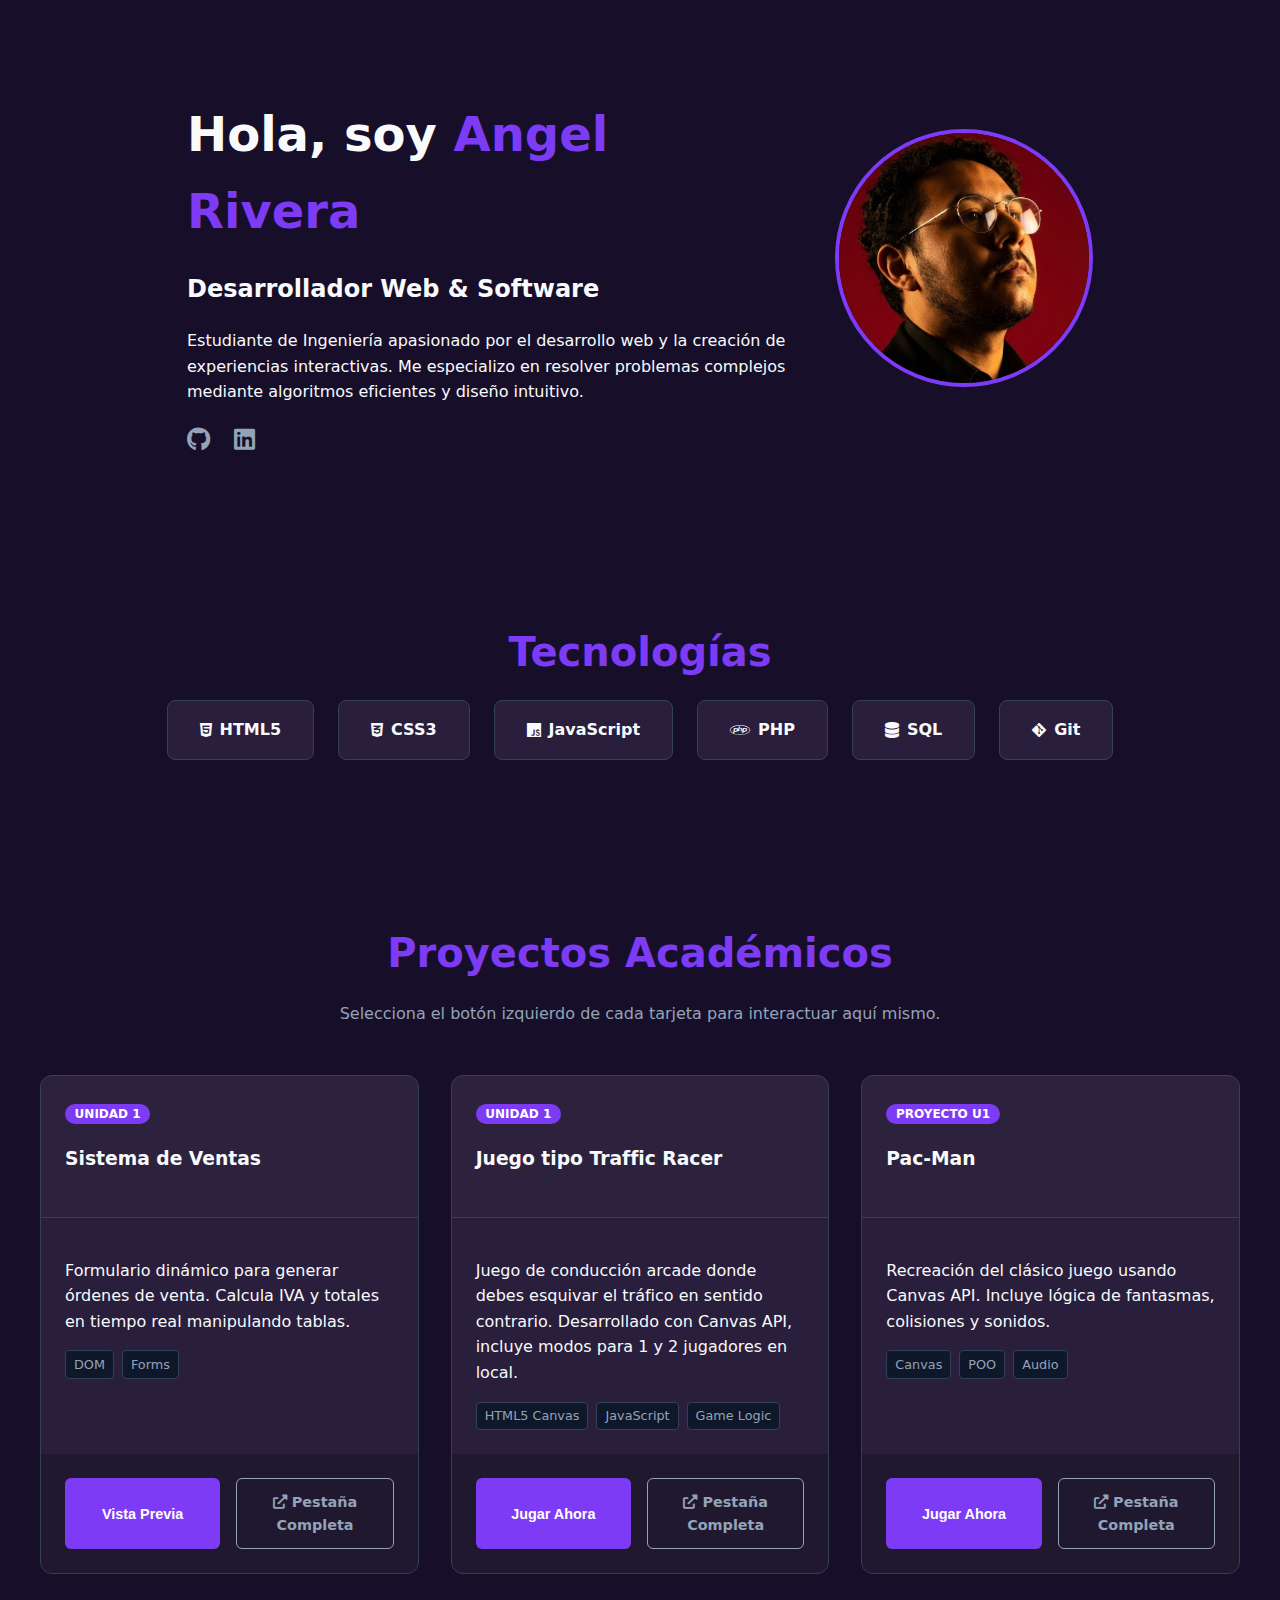
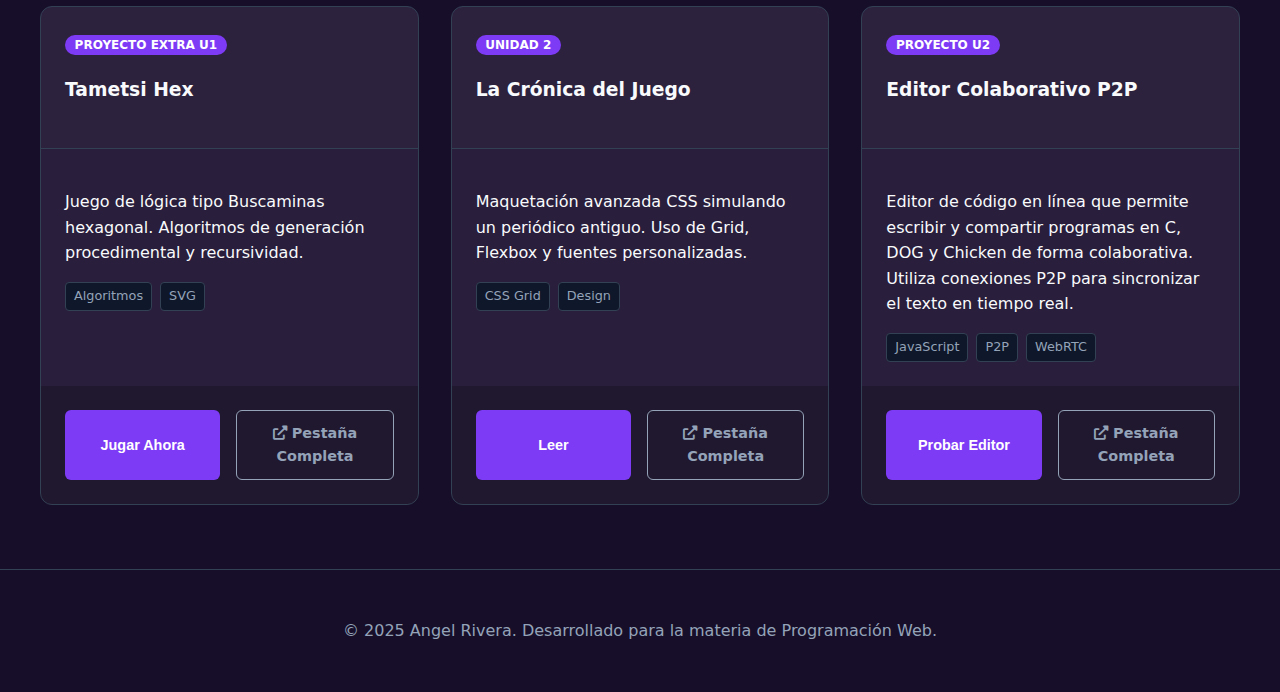
<file: index.html>
<!DOCTYPE html>
<html lang="es">
<head>
    <meta charset="UTF-8">
    <meta name="viewport" content="width=device-width, initial-scale=1.0">
    <title>Portafolio | Angel Rivera</title>
    <link rel="stylesheet" href="https://cdnjs.cloudflare.com/ajax/libs/font-awesome/6.0.0/css/all.min.css">
    <link rel="stylesheet" href="css/styles.css">
</head>
<body>
    <section id="about" class="hero">
        <div class="hero-content">
            <h1>Hola, soy <span class="highlight">Angel Rivera</span></h1>
            <h2>Desarrollador Web & Software</h2>
            <p>
                Estudiante de Ingeniería apasionado por el desarrollo web y la creación de experiencias interactivas. 
                Me especializo en resolver problemas complejos mediante algoritmos eficientes y diseño intuitivo.
            </p>
            <div class="social-links">
                <a href="https://github.com/AngelRP1"><i class="fab fa-github"></i></a>
                <a href="https://www.linkedin.com/in/angel-rivera-026189297/"><i class="fab fa-linkedin"></i></a>
            </div>
        </div>
        <div class="hero-img">
            <img src="img/perfil.png" alt="Foto de Perfil">
        </div>
    </section>

    <section id="skills" class="skills-section">
        <h2 class="section-title">Tecnologías</h2>
        <div class="skills-grid">
            <div class="skill-card"><i class="fab fa-html5"></i> HTML5</div>
            <div class="skill-card"><i class="fab fa-css3-alt"></i> CSS3</div>
            <div class="skill-card"><i class="fab fa-js"></i> JavaScript</div>
            <div class="skill-card"><i class="fab fa-php"></i> PHP</div>
            <div class="skill-card"><i class="fas fa-database"></i> SQL</div>
            <div class="skill-card"><i class="fab fa-git-alt"></i> Git</div>
        </div>
    </section>

    <section id="projects" class="projects-section">
        <h2 class="section-title">Proyectos Académicos</h2>
        <p class="section-subtitle">Selecciona el botón izquierdo de cada tarjeta para interactuar aquí mismo.</p>

        <div class="projects-container">

            <article class="project-card">
                <div class="card-header">
                    <span class="unit-badge">Unidad 1</span>
                    <h3>Sistema de Ventas</h3>
                </div>
                <div class="card-body">
                    <p>Formulario dinámico para generar órdenes de venta. Calcula IVA y totales en tiempo real manipulando tablas.</p>
                    <div class="tech-stack">
                        <span>DOM</span><span>Forms</span>
                    </div>
                </div>
                <div class="card-footer">
                    <button class="btn-preview" onclick="openModal('Proyectos/practica_ventas/index.html')">
                        Vista Previa
                    </button>
                    <a href="Proyectos/practica_ventas/index.html" target="_blank" class="btn-link">
                        <i class="fas fa-external-link-alt"></i> Pestaña Completa
                    </a>
                </div>
            </article>

            <article class="project-card">
                <div class="card-header">
                    <span class="unit-badge">Unidad 1</span>
                    <h3>Juego tipo Traffic Racer</h3>
                </div>
                <div class="card-body">
                    <p>Juego de conducción arcade donde debes esquivar el tráfico en sentido contrario. Desarrollado con Canvas API, incluye modos para 1 y 2 jugadores en local.</p>
                    <div class="tech-stack">
                        <span>HTML5 Canvas</span><span>JavaScript</span><span>Game Logic</span>
                    </div>
                </div>
                <div class="card-footer">
                    <button class="btn-preview" onclick="openModal('Proyectos/actividad6/index.html')">
                        Jugar Ahora
                    </button>
                    <a href="Proyectos/actividad6/index.html" target="_blank" class="btn-link">
                        <i class="fas fa-external-link-alt"></i> Pestaña Completa
                    </a>
                </div>
            </article>

            <article class="project-card">
                <div class="card-header">
                    <span class="unit-badge">Proyecto U1</span>
                    <h3>Pac-Man</h3>
                </div>
                <div class="card-body">
                    <p>Recreación del clásico juego usando Canvas API. Incluye lógica de fantasmas, colisiones y sonidos.</p>
                    <div class="tech-stack">
                        <span>Canvas</span><span>POO</span><span>Audio</span>
                    </div>
                </div>
                <div class="card-footer">
                    <button class="btn-preview" onclick="openModal('Proyectos/pac-man/pacman.html')">
                        Jugar Ahora
                    </button>
                    <a href="Proyectos/pac-man/pacman.html" target="_blank" class="btn-link">
                        <i class="fas fa-external-link-alt"></i> Pestaña Completa
                    </a>
                </div>
            </article>

            <article class="project-card">
                <div class="card-header">
                    <span class="unit-badge">Proyecto Extra U1</span>
                    <h3>Tametsi Hex</h3>
                </div>
                <div class="card-body">
                    <p>Juego de lógica tipo Buscaminas hexagonal. Algoritmos de generación procedimental y recursividad.</p>
                    <div class="tech-stack">
                        <span>Algoritmos</span><span>SVG</span>
                    </div>
                </div>
                <div class="card-footer">
                    <button class="btn-preview" onclick="openModal('Proyectos/tametsi/html/index.html')">
                        Jugar Ahora
                    </button>
                    <a href="Proyectos/tametsi/html/index.html" target="_blank" class="btn-link">
                        <i class="fas fa-external-link-alt"></i> Pestaña Completa
                    </a>
                </div>
            </article>

            <article class="project-card">
                <div class="card-header">
                    <span class="unit-badge">Unidad 2</span>
                    <h3>La Crónica del Juego</h3>
                </div>
                <div class="card-body">
                    <p>Maquetación avanzada CSS simulando un periódico antiguo. Uso de Grid, Flexbox y fuentes personalizadas.</p>
                    <div class="tech-stack">
                        <span>CSS Grid</span><span>Design</span>
                    </div>
                </div>
                <div class="card-footer">
                    <button class="btn-preview" onclick="openModal('Proyectos/periodico/index.html')">
                        Leer
                    </button>
                    <a href="Proyectos/periodico/index.html" target="_blank" class="btn-link">
                        <i class="fas fa-external-link-alt"></i> Pestaña Completa
                    </a>
                </div>
            </article>

            <article class="project-card">
                <div class="card-header">
                    <span class="unit-badge">Proyecto U2</span>
                    <h3>Editor Colaborativo P2P</h3>
                </div>
                <div class="card-body">
                    <p>Editor de código en línea que permite escribir y compartir programas en C, DOG y Chicken de forma colaborativa. Utiliza conexiones P2P para sincronizar el texto en tiempo real.</p>
                    <div class="tech-stack">
                        <span>JavaScript</span><span>P2P</span><span>WebRTC</span>
                    </div>
                </div>
                <div class="card-footer">
                    <button class="btn-preview" onclick="openModal('https://compilac.netlify.app/hola')">
                        Probar Editor
                    </button>
                    <a href="https://compilac.netlify.app/hola" target="_blank" class="btn-link">
                        <i class="fas fa-external-link-alt"></i> Pestaña Completa
                    </a>
                </div>
            </article>
        </div>
    </section>

    <footer id="contact">
        <p>&copy; 2025 Angel Rivera. Desarrollado para la materia de Programación Web.</p>
    </footer>

    <div id="projectModal" class="modal">
        <div class="modal-content">
            <span class="close-btn" onclick="closeModal()">&times;</span>
            <div class="iframe-container">
                <iframe id="projectFrame" src="" frameborder="0"></iframe>
            </div>
        </div>
    </div>

    <script src="js/main.js"></script>
</body>
</html>
</file>
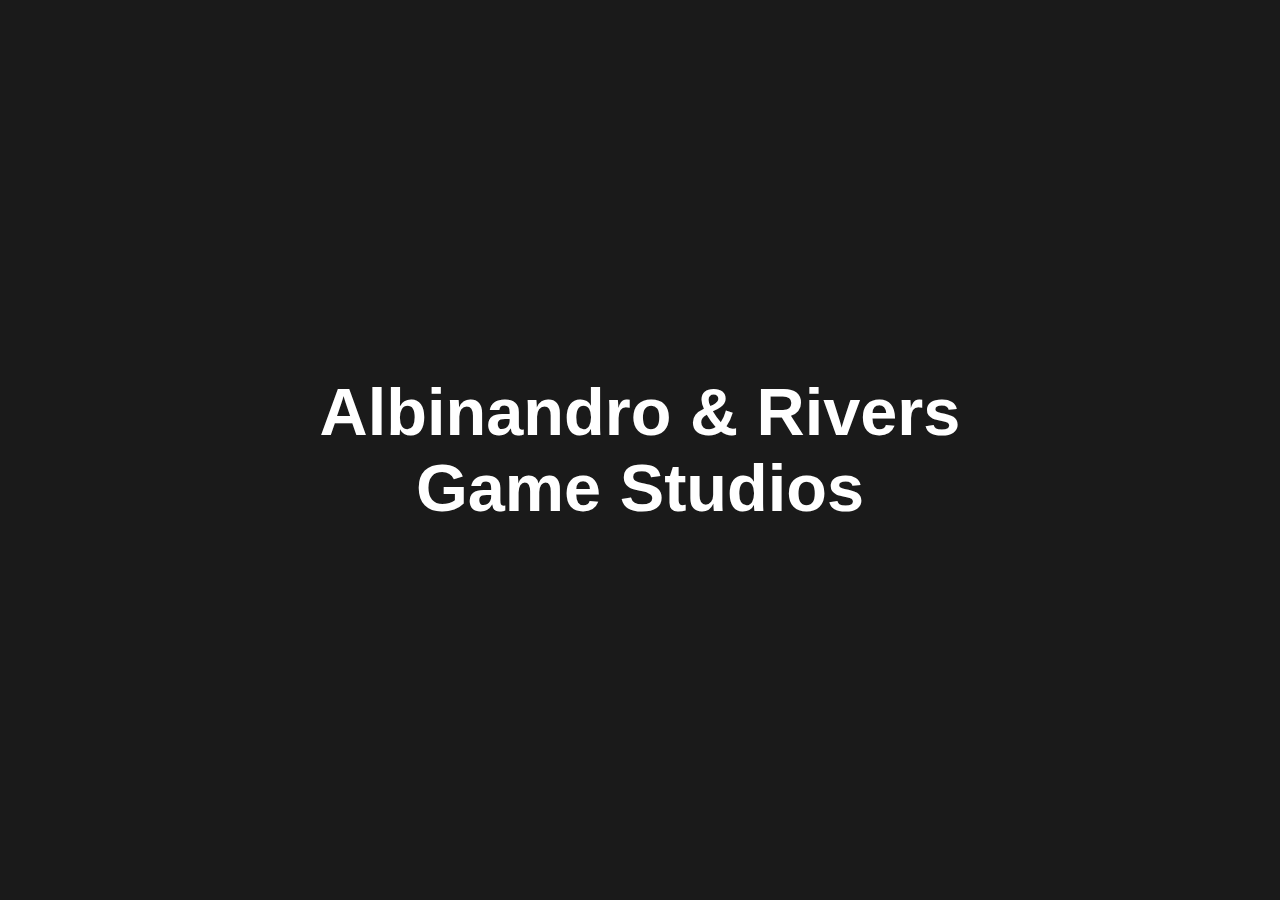
<file: Proyectos/actividad6/index.html>
<!DOCTYPE html>
<html lang="es">
<head>
    <meta charset="UTF-8">
    <title>Actividad 6</title>
    <link rel="stylesheet" href="css/styles.css">
</head>
<body>
    <div id="splashScreen">
        <center><h2>Albinandro & Rivers <br> Game Studios</h2></center>
    </div>
    <div id="playerSelect" class="oculto">
        <h1>Juego de carros en el que debes evitar chocar con los demas o pierdes</h1>
        <h1>Ah si, y vas en contra, eres un mal conductor</h1>
        <h2>¿Cuántos jugadores van a jugar?</h2>
        <button id="p1Button">1 Jugador</button>
        <button id="p2Button">2 Jugadores</button>
    </div>
    <div id="gameContainer" class="oculto">
        <div class="controls">
            <button id="startButton">Iniciar Juego</button>
        </div>
        <canvas id="gameCanvas" width="600"></canvas>
        <div class="controls">
            <button id="resetButton">Reiniciar Juego</button>
        </div>
    </div>
    <script src="scr/script.js"></script>
</body>
</html>
</file>
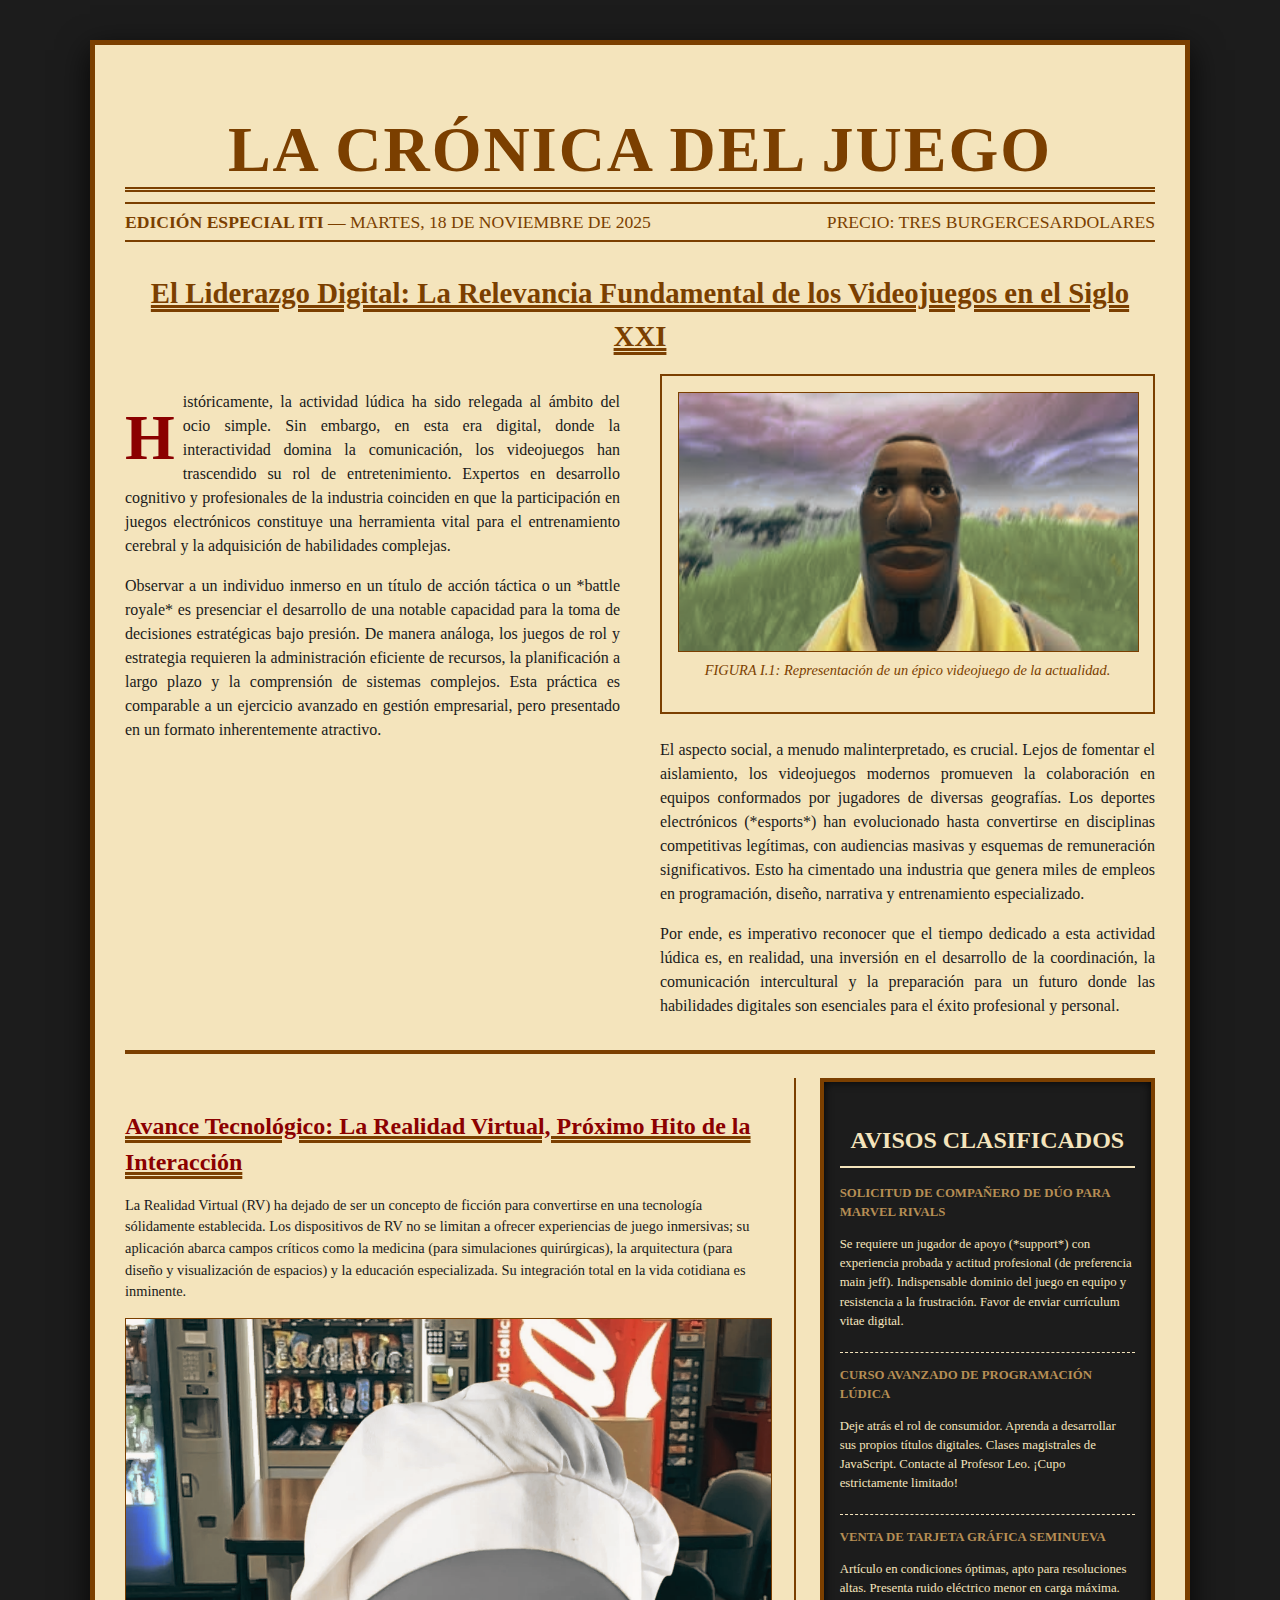
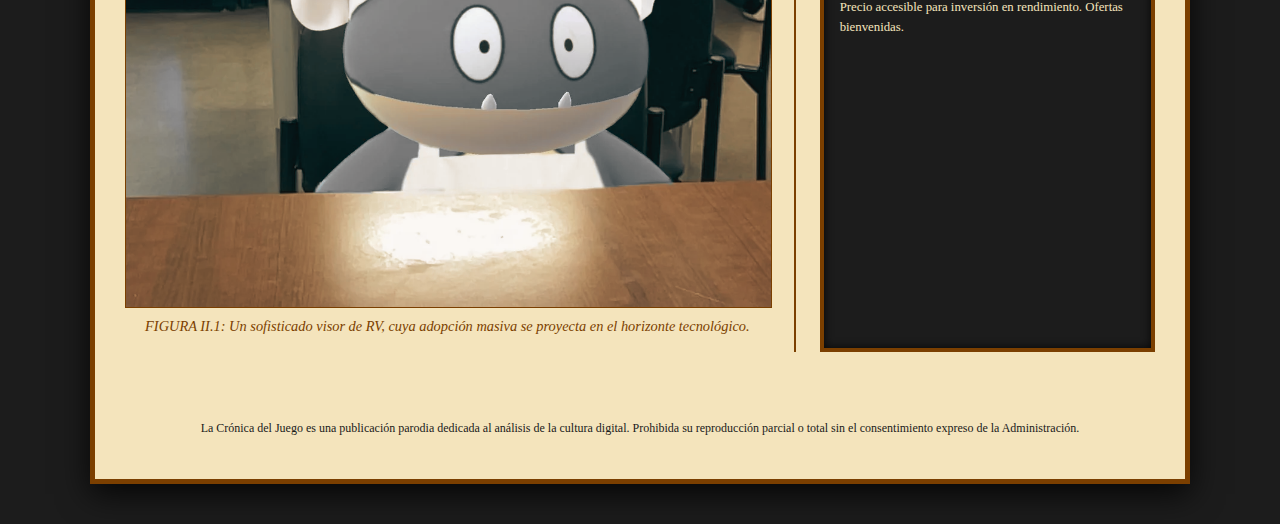
<file: Proyectos/periodico/index.html>
<!DOCTYPE html>
<html lang="es">
<head>
    <meta charset="UTF-8">
    <meta name="viewport" content="width=device-width, initial-scale=1.0">
    <title>La Crónica del Juego - Edición Especial ITI</title>
    <link rel="stylesheet" href="css/styles.css">
    
</head>
<body>

    <div class="newspaper-container">
        
        <header>
            <h1 class="main-title">LA CRÓNICA DEL JUEGO</h1>
            <div class="subtitle-bar">
                <span><span class="dynamic-edition">Edición Especial ITI</span> — Martes, 18 de Noviembre de 2025</span>
                <span>Precio: Tres burgercesardolares</span>
            </div>
        </header>

        <article>
            <h2 class="section-heading" style="text-align: center;">El Liderazgo Digital: La Relevancia Fundamental de los Videojuegos en el Siglo XXI</h2>
            
            <div class="article-body">
                <p>
                    Históricamente, la actividad lúdica ha sido relegada al ámbito del ocio simple. Sin embargo, en esta era digital, donde la interactividad domina la comunicación, los videojuegos han trascendido su rol de entretenimiento. Expertos en desarrollo cognitivo y profesionales de la industria coinciden en que la participación en juegos electrónicos constituye una herramienta vital para el entrenamiento cerebral y la adquisición de habilidades complejas.
                </p>
                
                <p>
                    Observar a un individuo inmerso en un título de acción táctica o un *battle royale* es presenciar el desarrollo de una notable capacidad para la toma de decisiones estratégicas bajo presión. De manera análoga, los juegos de rol y estrategia requieren la administración eficiente de recursos, la planificación a largo plazo y la comprensión de sistemas complejos. Esta práctica es comparable a un ejercicio avanzado en gestión empresarial, pero presentado en un formato inherentemente atractivo.
                </p>

                <div class="image-box">
                    <img src="img/fortnite.jpg" 
                         alt="Ilustración de una escena estratégica en un videojuego moderno.">
                    <p class="image-caption">
                        FIGURA I.1: Representación de un épico videojuego de la actualidad.
                    </p>
                </div>

                <p>
                    El aspecto social, a menudo malinterpretado, es crucial. Lejos de fomentar el aislamiento, los videojuegos modernos promueven la colaboración en equipos conformados por jugadores de diversas geografías. Los deportes electrónicos (*esports*) han evolucionado hasta convertirse en disciplinas competitivas legítimas, con audiencias masivas y esquemas de remuneración significativos. Esto ha cimentado una industria que genera miles de empleos en programación, diseño, narrativa y entrenamiento especializado.
                </p>
                
                <p>
                    Por ende, es imperativo reconocer que el tiempo dedicado a esta actividad lúdica es, en realidad, una inversión en el desarrollo de la coordinación, la comunicación intercultural y la preparación para un futuro donde las habilidades digitales son esenciales para el éxito profesional y personal.
                </p>
            </div>
        </article>

        <div class="sidebar-layout">
            
            <div class="note-column">
                <h3 class="section-heading" style="color: darkred; font-size: 1.5rem;">Avance Tecnológico: La Realidad Virtual, Próximo Hito de la Interacción</h3>
                <p style="font-size: 0.9rem; margin-bottom: 15px;">
                    La Realidad Virtual (RV) ha dejado de ser un concepto de ficción para convertirse en una tecnología sólidamente establecida. Los dispositivos de RV no se limitan a ofrecer experiencias de juego inmersivas; su aplicación abarca campos críticos como la medicina (para simulaciones quirúrgicas), la arquitectura (para diseño y visualización de espacios) y la educación especializada. Su integración total en la vida cotidiana es inminente.
                </p>
                <div class="image-box" style="padding: 0; border: none; margin: 0;">
                    <img src="img/snorlax.jpg" width="50" height="50" alt="Imagen de un visor de realidad virtual de última generación (asecrean).">
                    <p class="image-caption">
                        FIGURA II.1: Un sofisticado visor de RV, cuya adopción masiva se proyecta en el horizonte tecnológico.
                    </p>
                </div>
            </div>

            <div class="classifieds-column">
                <h3 class="font-title" style="font-size: 1.5rem; text-align: center; font-weight: 700;">AVISOS CLASIFICADOS</h3>
                <div class="classified-item">
                    <p>SOLICITUD DE COMPAÑERO DE DÚO PARA MARVEL RIVALS</p>
                    <p>Se requiere un jugador de apoyo (*support*) con experiencia probada y actitud profesional (de preferencia main jeff). Indispensable dominio del juego en equipo y resistencia a la frustración. Favor de enviar currículum vitae digital.</p>
                </div>
                <div class="classified-item">
                    <p>CURSO AVANZADO DE PROGRAMACIÓN LÚDICA</p>
                    <p>Deje atrás el rol de consumidor. Aprenda a desarrollar sus propios títulos digitales. Clases magistrales de JavaScript. Contacte al Profesor Leo. ¡Cupo estrictamente limitado!</p>
                </div>
                <div class="classified-item" style="border-bottom: none;">
                    <p>VENTA DE TARJETA GRÁFICA SEMINUEVA</p>
                    <p>Artículo en condiciones óptimas, apto para resoluciones altas. Presenta ruido eléctrico menor en carga máxima. Precio accesible para inversión en rendimiento. Ofertas bienvenidas.</p>
                </div>
            </div>
        </div>

        <footer style="margin-top: 40px; padding-top: 15px; border-top: 5px double var(--sepia-dark); text-align: center; font-size: 0.75rem; color: var(--sepia-dark);">
            <p>La Crónica del Juego es una publicación parodia dedicada al análisis de la cultura digital. Prohibida su reproducción parcial o total sin el consentimiento expreso de la Administración.</p>
        </footer>
    </div>
    
    <script src="js/script.js"></script>
</body>
</html>
</file>
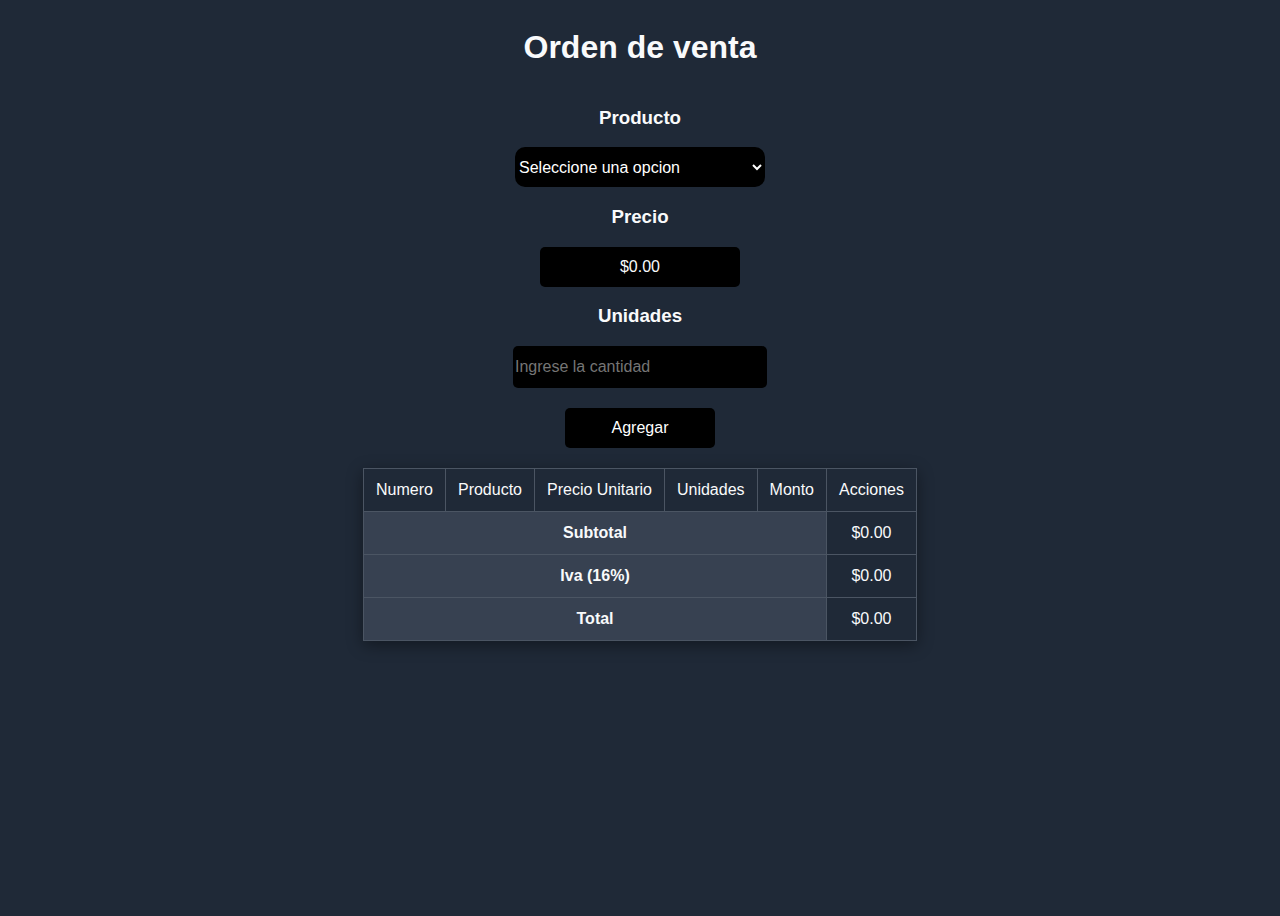
<file: Proyectos/practica_ventas/index.html>
<!DOCTYPE html>
<html lang="en">
<head>
    <meta charset="UTF-8">
    <meta name="viewport" content="width=device-width, initial-scale=1.0">
    <link rel="stylesheet" href="styles.css">
    <title>Ventas</title>
</head>
<body>
    <h1>Orden de venta</h1>
    <h3>Producto</h3>
    
    <select name="producto" id="productoSelect">
        <option value="" data-precio="">Seleccione una opcion</option>
        <option value="lapiz" data-precio="5">Lapiz</option>
        <option value="pluma" data-precio="8">Pluma</option>
        <option value="borrador" data-precio="3">Borrador</option>
        <option value="sacapuntas" data-precio="4">Sacapuntas</option>
        <option value="cuaderno" data-precio="25">Cuaderno</option>
        <option value="carpeta" data-precio="15">Carpeta</option>
        <option value="hoja" data-precio="1">Hoja de maquina</option>
    </select>

    <h3>Precio</h3>
    <span id="precioSeleccionado">$0.00</span>

    <h3>Unidades</h3>
    <input type="number" placeholder="Ingrese la cantidad" id="unidadesInput">
    
    <button class="agregar" id="btnAgregar">Agregar</button>

    <table>
        <thead>
            <tr>
                <td>Numero</td>
                <td>Producto</td>
                <td>Precio Unitario</td>
                <td>Unidades</td>
                <td>Monto</td>
                <td>Acciones</td> 
            </tr>
        </thead>

        <tbody id="tablaCuerpo">
            
            <tr id="filaSubtotal">
                <td colspan="5">Subtotal</td>
                <td id="celdaSubtotal">$0.00</td>
            </tr>
            <tr>
                <td colspan="5">Iva (16%)</td>
                <td id="celdaIva">$0.00</td>
            </tr>
            <tr>
                <td colspan="5">Total</td>
                <td id="celdaTotal">$0.00</td>
            </tr>
            
        </tbody> 
    </table>

    <script src="script.js"></script>
</body>
</html>
</file>
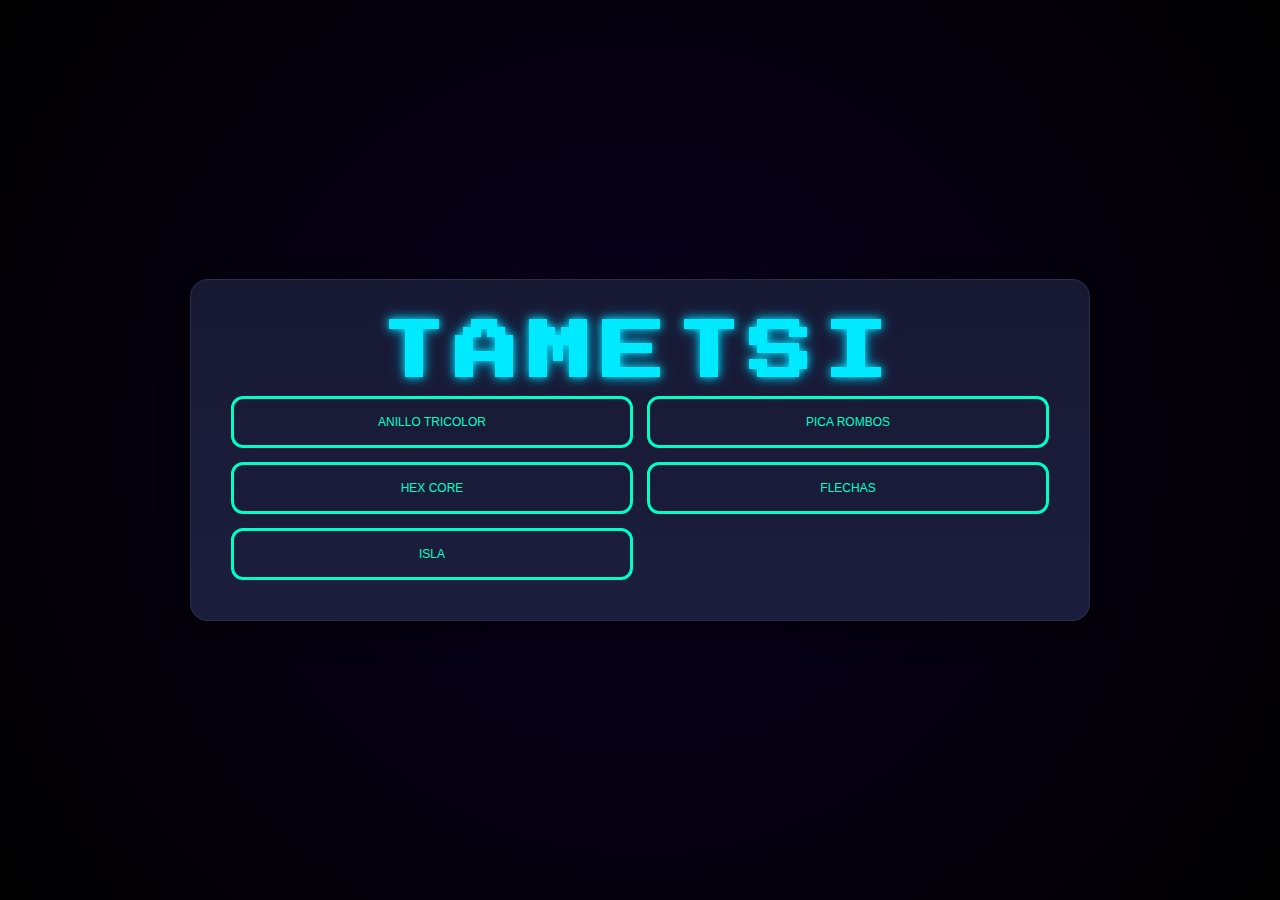
<file: Proyectos/tametsi/html/index.html>
<!DOCTYPE html>
<html lang="es">
<head>
  <meta charset="UTF-8" />
  <meta name="viewport" content="width=device-width, initial-scale=1.0" />
  <title>Tametsi — Hex Mines</title>
  <link rel="stylesheet" href="../css/styles.css" />
  <link rel="preconnect" href="https://fonts.googleapis.com">
  <link rel="preconnect" href="https://fonts.gstatic.com" crossorigin>
  <link href="https://fonts.googleapis.com/css2?family=Press+Start+2P&display=swap" rel="stylesheet">
</head>
<body>

  <section id="menu" class="screen">
    <div class="menu-card">
      <h1 class="title-pixel">TAMETSI</h1>

      <div class="menu-buttons">
        <button class="menu-btn" data-map="0">ANILLO TRICOLOR</button>
        <button class="menu-btn" data-map="1">PICA ROMBOS</button>
        <button class="menu-btn" data-map="2">HEX CORE</button>
        <button class="menu-btn" data-map="3">FLECHAS</button>
        <button class="menu-btn" data-map="4">ISLA</button>
      </div>
    </div>
  </section>

  <section id="game" class="screen hidden">
    <header class="top-bar">
      <button id="btnMenu" class="back-btn"> Volver al menú</button>
      <span id="mapName" class="map-title"></span>
      <div class="spacer"></div>
      <button id="btnUndo" class="undo-btn" disabled hidden>Deshacer (Z)</button>
      <button id="btnRestart" class="restart-btn">Reiniciar (R)</button>
    </header>

    <div id="legend" class="legend"></div>

    <div class="board-wrap">
      <svg id="board" class="board" role="img" aria-label="Tablero Tametsi"></svg>
    </div>

    <footer class="footer">
      <p>Objetivo: coloca banderas  sobre todas las minas.</p>
      <p>Atajos: R (reiniciar), clic izq. (revelar), clic der. (bandera), M (menú).</p>
    </footer>

    <div id="loseOverlay" class="overlay hidden" aria-hidden="true">
      <div class="modal">
        <h3 class="modal-title">¡Perdiste!</h3>
        <p class="modal-sub">¿Qué quieres hacer?</p>
        <p class="modal-sub" style="font-size: 0.85em; opacity: 0.7; margin-top: -10px;">(Presiona 'Z' para deshacer)</p>
        <div class="modal-actions">
          <button id="btnRetry" class="modal-btn primary">Reintentar</button>
          <button id="btnToMenu" class="modal-btn">Volver al menú</button>
        </div>
      </div>
    </div>

    <div id="winOverlay" class="overlay hidden" aria-hidden="true">
      <div class="modal win">
        <h3 class="modal-title win-title">¡Felicidades, ganaste!</h3>
        <div class="win-stats">
          <p><span class="label">Tiempo:</span> <span id="winTime">0:00.00</span></p>
          <p><span class="label">Clics:</span> <span id="winClicks">0</span></p>
          <p><span class="label">Semilla:</span> <span id="winSeed">-</span></p>
          <p id="winBadge" class="win-badge">Perfecto</p>
          <p id="winUndoNote" class="win-note hidden">Usaste Deshacer</p>
        </div>
        <div class="modal-actions">
          <button id="btnWinRetry" class="modal-btn primary">Reintentar</button>
          <button id="btnWinMenu" class="modal-btn">Volver al menú</button>
        </div>
      </div>
    </div>
  </section>

  <script src="../scripts/script.js" defer></script>
</body>
</html>
</file>
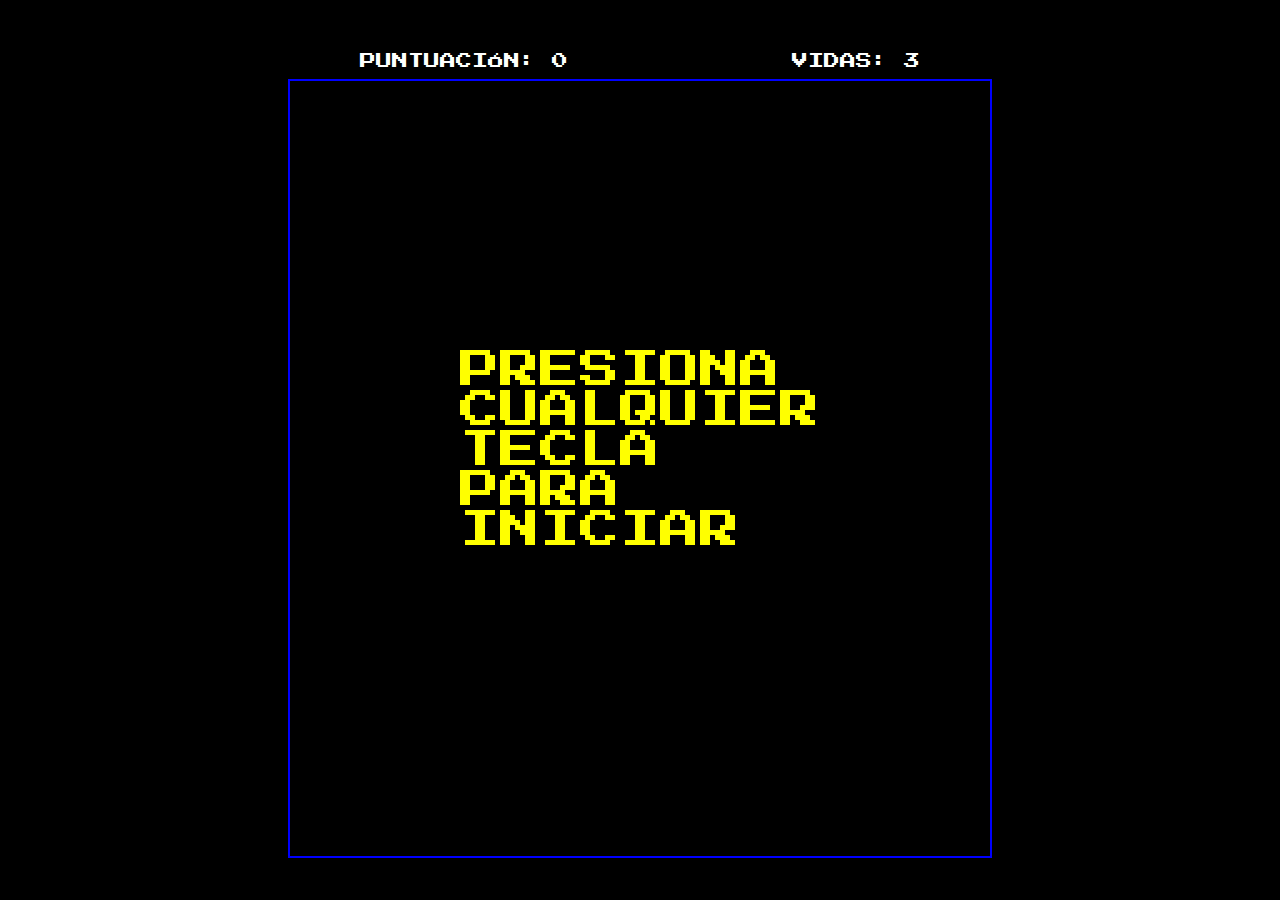
<file: Proyectos/pac-man/pacman.html>
<!DOCTYPE html>
<html lang="es">
<head>
    <meta charset="UTF-8">
    <meta name="viewport" content="width=device-width, initial-scale=1.0">
    <title>Pac-Man</title>
    <link href="https://fonts.googleapis.com/css2?family=Press+Start+2P&display=swap" rel="stylesheet">
    <link rel="stylesheet" href="estilos.css">
</head>
<body>
    <div id="game-container">
        <div id="scoreboard">
            <div>PUNTUACIÓN: <span id="score">0</span></div>
            <div>VIDAS: <span id="lives">3</span></div>
        </div>
        <canvas id="pacmanCanvas" width="700" height="775"></canvas>
        <div id="game-messages"></div>
    </div>

    <script src="juego.js"></script>
</body>
</html>
</file>
<file: css/styles.css>
:root {
    --bg-dark: #170f2a;
    --bg-card: #291e3b;
    --text-primary: #f8fafc;
    --text-secondary: #94a3b8;
    --accent: #7d3bf6;
    --accent-hover: #5d25eb;
    --border: #334155;
}

body {
    margin: 0;
    font-family: 'Segoe UI', system-ui, sans-serif;
    background-color: var(--bg-dark);
    color: var(--text-primary);
    line-height: 1.6;
}

.nav-links { list-style: none; display: flex; gap: 2rem; }
.nav-links a { text-decoration: none; color: var(--text-primary); font-weight: 500; transition: color 0.3s; }
.nav-links a:hover { color: var(--accent); }

.hero {
    display: flex;
    align-items: center;
    justify-content: center;
    padding: 4rem 2rem;
    gap: 3rem;
    flex-wrap: wrap;
}
.hero-content { max-width: 600px; }
.hero h1 { font-size: 3rem; margin-bottom: 0.5rem; }
.highlight { color: var(--accent); }
.hero-img img {
    width: 250px;
    height: 250px;
    border-radius: 50%;
    border: 4px solid var(--accent);
    object-fit: cover;
}
.social-links { margin-top: 1rem; font-size: 1.5rem; }
.social-links a { color: var(--text-secondary); margin-right: 1rem; transition: 0.3s; }
.social-links a:hover { color: var(--accent); }

section { padding: 4rem 2rem; max-width: 1200px; margin: 0 auto; }
.section-title { text-align: center; font-size: 2.5rem; margin-bottom: 1rem; color: var(--accent); }
.section-subtitle { text-align: center; color: var(--text-secondary); margin-bottom: 3rem; }

.skills-grid { display: flex; justify-content: center; gap: 1.5rem; flex-wrap: wrap; }
.skill-card {
    background: var(--bg-card);
    padding: 1rem 2rem;
    border-radius: 8px;
    border: 1px solid var(--border);
    display: flex;
    align-items: center;
    gap: 0.5rem;
    font-weight: bold;
}

.projects-container {
    display: grid;
    grid-template-columns: repeat(auto-fit, minmax(300px, 1fr));
    gap: 2rem;
}

.project-card {
    background-color: var(--bg-card);
    border: 1px solid var(--border);
    border-radius: 12px;
    overflow: hidden;
    transition: transform 0.3s, box-shadow 0.3s;
    display: flex;
    flex-direction: column;
}

.project-card:hover {
    transform: translateY(-5px);
    box-shadow: 0 10px 20px rgba(0,0,0,0.3);
    border-color: var(--accent);
}

.card-header {
    padding: 1.5rem;
    border-bottom: 1px solid var(--border);
    background: rgba(255,255,255,0.02);
}

.unit-badge {
    background: var(--accent);
    color: white;
    padding: 0.2rem 0.6rem;
    border-radius: 20px;
    font-size: 0.75rem;
    text-transform: uppercase;
    font-weight: bold;
}

.card-body { padding: 1.5rem; flex-grow: 1; }
.tech-stack { margin-top: 1rem; display: flex; gap: 0.5rem; flex-wrap: wrap; }
.tech-stack span {
    background: #0f172a;
    color: var(--text-secondary);
    padding: 0.2rem 0.5rem;
    border-radius: 4px;
    font-size: 0.8rem;
    border: 1px solid var(--border);
}

.card-footer {
    padding: 1.5rem;
    background: rgba(0,0,0,0.2);
    display: flex;
    gap: 1rem;
}

button, .btn-link {
    flex: 1;
    padding: 0.7rem;
    border-radius: 6px;
    border: none;
    cursor: pointer;
    font-weight: 600;
    text-align: center;
    text-decoration: none;
    font-size: 0.9rem;
    transition: 0.2s;
}

.btn-preview { background: var(--accent); color: white; }
.btn-preview:hover { background: var(--accent-hover); }
.btn-link { background: transparent; border: 1px solid var(--text-secondary); color: var(--text-secondary); }
.btn-link:hover { border-color: white; color: white; }

.modal {
    display: none; 
    position: fixed; 
    z-index: 1000; 
    left: 0; top: 0;
    width: 100%; height: 100%; 
    background-color: rgba(0,0,0,0.85); 
    backdrop-filter: blur(5px);
}

.modal-content {
    background-color: var(--bg-card);
    margin: 2% auto; 
    padding: 10px;
    border: 1px solid var(--accent);
    width: 90%; 
    height: 90%;
    border-radius: 10px;
    position: relative;
    display: flex;
    flex-direction: column;
}

.iframe-container {
    flex-grow: 1;
    width: 100%;
    height: 100%;
    background: white;
}

iframe { width: 100%; height: 100%; }

.close-btn {
    color: #aaa;
    position: absolute;
    top: -30px;
    right: 0;
    font-size: 28px;
    font-weight: bold;
    cursor: pointer;
}
.close-btn:hover { color: white; }


footer { text-align: center; padding: 2rem; border-top: 1px solid var(--border); color: var(--text-secondary); }

@media (max-width: 768px) {
    .nav-links { display: none; }
    .hero { text-align: center; }
}
</file>
<file: Proyectos/actividad6/css/styles.css>
body {
    margin: 0;
    padding: 0;
    background-color: #1a1a1a;
    font-family: 'Lucida Sans Unicode', sans-serif;
    color: white;

}

body.fondo-juego-activo {
    background-repeat: repeat;
    background-color: #228B22;
    overflow: hidden;
}

#playerSelect {
    text-align: center;
    padding-top: 50px;
}

#gameContainer {
    display: flex;
    justify-content: center;
    align-items: flex-start;
    width: 100%;
}

.controls {
    display: flex;
    flex-direction: column;
    margin-left: 20px;
    margin-right: 20px;
    
}

.controls button {
    margin-bottom: 10px;
}

#splashScreen {
    display: flex;
    justify-content: center;
    align-items: center;
    width: 100vw;
    height: 100vh;
    position: fixed;
    top: 0;
    left: 0;
    background-color: #1a1a1a;
    color: white;
    z-index: 100;
    animation: splashSequence 3.5s ease-in-out forwards;
}

@keyframes splashSequence {
    0% {
        background-color: #000; 
        opacity: 0;
        visibility: visible;
    }
    20% {
        background-color: #000;
        opacity: 0;
    }
    50% {
        background-color: #000;
        opacity: 1;
        visibility: visible;
    }
    90% {
        background-color: #000;
        opacity: 0;
    }
    100% { 
        background-color: #000;
        opacity: 0;
        visibility: hidden;
        display: none;
    }
}

#splashScreen h2{
    font-size: 50pt;
}

.oculto {
    display: none !important;
}

#p1Button, #p2Button, #startButton, #resetButton {
    margin-top: 10px;
    margin-bottom: 1px;
    width: 200px;
    height: 40px;
    color: #fff;
    font-weight: bold;
    cursor: pointer;
    font-size: 14pt;
    transition: all 0.4s ease;
    position: relative;
    display: inline-block;
    border-radius: 5px;
    border: 2px solid #495057;
    background: #495057;
}

h2{
    font-size: 20pt;
}

#p1Button:hover, #p2Button:hover, #startButton:hover, #resetButton:hover {
    background: #fff;
    color: #495057
}
</file>
<file: Proyectos/periodico/css/styles.css>
:root {
    --laton-pulido: #B68E54;
    --cobre-viejo: #7B3F00;
    --carbon: #1C1C1C;
    --pergamino: #F4E4BC;
    --vapor-gris: #A8A9AD;

    --font-title: 'Times New Roman', serif;
    --font-body: Georgia, serif;
}

body {
    font-family: var(--font-body);
    background-color: var(--carbon); 
    color: #1a1a1a; 
    margin: 0;
    padding: 0;
}

.newspaper-container {
    max-width: 1100px;
    margin: 40px auto;
    padding: 30px;
    background-color: var(--pergamino); 
    box-shadow: 0 10px 30px rgba(0, 0, 0, 0.8);
    border: 5px solid var(--cobre-viejo); 
    line-height: 1.5;
    box-sizing: border-box;
}

.main-title {
    font-family: var(--font-title);
    font-size: 4rem; 
    line-height: 1;
    border-bottom: 5px double var(--cobre-viejo); 
    padding-bottom: 5px;
    margin-bottom: 10px;
    letter-spacing: 2px;
    text-align: center;
    color: var(--cobre-viejo); 
    font-weight: 900;
}

.subtitle-bar {
    display: flex;
    justify-content: space-between;
    border-top: 2px solid var(--cobre-viejo); 
    border-bottom: 2px solid var(--cobre-viejo);
    padding: 5px 0;
    margin-bottom: 20px;
    font-size: 1.1rem;
    text-transform: uppercase;
    color: var(--cobre-viejo); 
}

.section-heading {
    font-family: var(--font-title);
    font-size: 1.8rem;
    font-weight: 900;
    color: var(--cobre-viejo); 
    text-decoration: underline 3px double var(--cobre-viejo); 
    margin-top: 30px;
    margin-bottom: 15px;
}

.article-body {
    column-count: 2;
    column-gap: 40px;
    text-align: justify;
    font-size: 16px;
}

.article-body p:first-child::first-letter {
    font-size: 4rem;
    float: left;
    margin-right: 8px;
    font-family: var(--font-title);
    color: darkred; 
    font-weight: bold;
}

.image-box {
    padding: 16px;
    margin: 24px 0;
    border: 2px solid var(--cobre-viejo); 
    background-color: var(--pergamino); 
    break-inside: avoid;
}

.image-box img {
    width: 100%;
    height: auto;
    display: block;
    margin: 0 auto 8px auto;
    border: 1px solid var(--cobre-viejo); 
}

.image-caption {
    font-style: italic;
    font-size: 0.9rem;
    text-align: center;
    margin-top: 5px;
    color: var(--cobre-viejo); 
}

.sidebar-layout {
    margin-top: 32px;
    padding-top: 24px;
    border-top: 4px solid var(--cobre-viejo); 
    display: grid;
    grid-template-columns: 2fr 1fr;
    gap: 24px;
}

.note-column {
    padding-right: 24px;
    border-right: 2px solid var(--cobre-viejo); 
}

.classifieds-column {
    background-color: var(--carbon); 
    padding: 16px;
    color: var(--pergamino); 
    border: 4px solid var(--cobre-viejo); 
    box-shadow: inset 0 0 10px rgba(0, 0, 0, 0.8);
}

.classifieds-column h3 {
    border-bottom: 2px solid var(--pergamino); 
    padding-bottom: 8px;
    margin-bottom: 16px;
}

.classified-item {
    font-size: 0.8rem;
    margin-bottom: 12px;
    padding-bottom: 8px;
    border-bottom: 1px dashed var(--pergamino); 
}

.classified-item p:first-child {
    font-weight: bold;
    color: var(--laton-pulido); 
}

@keyframes ink-pulse {
    0% { color: #8b0000; }
    50% { color: #ff0000; }
    100% { color: #8b0000; }
}

.dynamic-edition {
    animation: ink-pulse 2s infinite alternate; 
    font-weight: bold;
}

footer {
    margin-top: 40px; 
    padding-top: 15px; 
    border-top: 5px double var(--cobre-viejo); 
    text-align: center; 
    font-size: 0.75rem; 
    color: var(--cobre-viejo);
}
    
@media (max-width: 768px) {
    .main-title {
        font-size: 2.5rem;
    }
    .subtitle-bar {
        flex-direction: column;
        align-items: center;
        text-align: center;
    }
    .article-body {
        column-count: 1;
    }
    .sidebar-layout {
        grid-template-columns: 1fr;
    }
    .note-column {
        padding-right: 0;
        border-right: none;
        /* Línea divisoria responsiva: Cobre Viejo */
        border-bottom: 2px solid var(--cobre-viejo); 
        padding-bottom: 20px;
    }
}
</file>
<file: Proyectos/practica_ventas/styles.css>
body {
    font-family: -apple-system, BlinkMacSystemFont, "Segoe UI", Roboto, "Helvetica Neue", Arial, sans-serif;
    background-color: #1f2937;
    color: #f9fafb;
    margin: 2;
    padding: 0;
    align-items: center;
    display: flex;
    min-height: 100vh;
    flex-direction: column;
}

select{
    background-color: black;
    border: 0;
    color: white;
    width: 250px;
    height: 40px;
    border-radius: 10px;
    font-size: 12pt;
}

button{
    background-color: black;
    border: 0;
    color: white;
    width: 150px;
    height: 40px;
    font-size: 12pt;
    border-radius: 5px;
    margin-top: 20px;
    margin-bottom: 20px;
}

span{
    background-color: black;
    width: 200px;
    height: 40px;
    border-radius: 5px;
    display: inline-flex;
    justify-content: center;
    align-items: center;
}

button:hover{
    background-color: rgb(21, 21, 21);
    transition: .2s;
}

input{
    background-color: black;
    border: 0;
    color: white;
    width: 250px;
    border-radius: 5px;
    height: 40px;
    font-size: 12pt;
}

table {
    width: auto;
    font-size: 222pt;
    border-collapse: collapse; 
    box-shadow: 0 4px 15px rgba(0, 0, 0, 0.4);
}

th, td {
    border: 1px solid #4b5563;
    padding: 12px;
    text-align: center;
    vertical-align: middle;
    font-size: 12pt;
}

thead th {
    background-color: #374151; 
    font-weight: bold;
    text-transform: uppercase;
}
        
tbody td:first-child {
    font-weight: bold;
    background-color: #374151;
}
</file>
<file: Proyectos/tametsi/css/styles.css>
/* ===== GLOBAL ===== */
* { box-sizing: border-box; }
html, body { height: 100%; }
body {
  margin: 0;
  background: radial-gradient(circle at center, #0b0020, #000);
  color: #fff;
  font-family: "Press Start 2P", monospace;
  overflow-x: hidden;
}
.hidden { display: none !important; }

/* ===== LAYOUT ===== */
.screen {
  min-height: 100vh;
  width: 100%;
  display: grid;
  place-items: center;
  padding: 32px 16px;
}

/* ===== MENU ===== */
.menu-card{
  width: min(900px, 92vw);
  background: linear-gradient(180deg, #171933, #1b1e3d);
  border: 1px solid rgba(255,255,255,.08);
  border-radius: 18px;
  padding: clamp(20px, 4vw, 40px);
  box-shadow: 0 10px 30px rgba(0,0,0,.45);
  text-align: center;
}
.title-pixel{
  font-size: clamp(36px, 6vw, 64px);
  letter-spacing: .15em;
  color: #00eaff;
  text-shadow: 0 0 8px #00eaff, 0 0 16px #0077aa;
  margin: 0 0 12px 0;
  animation: glow 2s infinite alternate;
}
@keyframes glow { from { filter: drop-shadow(0 0 2px #00eaff); } to { filter: drop-shadow(0 0 10px #00eaff); } }
.subtitle{
  font-size: clamp(12px, 2.5vw, 14px);
  color: #a9a9c9;
  margin-bottom: 28px;
  letter-spacing: .2em;
}
.menu-buttons{
  display: grid;
  grid-template-columns: repeat(1,1fr);
  gap: 14px;
}
@media (min-width: 700px){
  .menu-buttons { grid-template-columns: repeat(2,1fr); }
}
.menu-btn{
  padding: 16px 20px;
  border: 3px solid #00ffc8;
  background: transparent;
  color: #00ffc8;
  border-radius: 12px;
  cursor: pointer;
  transition: .2s;
  font-size: 12px;
}
.menu-btn:hover{
  background: #00ffc8;
  color: #000;
  box-shadow: 0 0 12px #00ffc8, 0 0 24px #00ffc8;
}

/* ===== GAME BAR ===== */
.top-bar{
  width: min(1200px, 95vw);
  display: grid;
  grid-template-columns: auto 1fr auto auto;
  align-items: center;
  gap: 10px;
  margin: 6px auto 10px;
}
.spacer{ width: 1px; height: 1px; }
.map-title{
  justify-self: center;
  font-size: clamp(14px, 2.5vw, 18px);
  color: #e6dcff;
  text-shadow: 0 0 10px rgba(142,87,255,.45);
}
.back-btn, .restart-btn, .undo-btn{
  background: #111;
  color:#fff;
  border: 2px solid #fff;
  padding: 10px 14px;
  border-radius: 8px;
  cursor: pointer;
  font-size: 11px;
  transition: .2s;
}
.back-btn:hover, .restart-btn:hover, .undo-btn:hover{
  background: #fff;
  color:#000;
}
.undo-btn[disabled]{ opacity:.5; cursor: not-allowed; }

/* ===== LEGEND ===== */
.legend{
  display:flex; flex-wrap:wrap; justify-content:center; gap:10px;
  max-width: min(1100px, 95vw);
  margin: 6px auto 12px;
}
.legend-item{
  display:flex; align-items:center; gap:8px;
  background: rgba(255,255,255,.05);
  border:1px solid rgba(255,255,255,.12);
  border-radius: 14px;
  padding: 8px 10px;
  font-size: 11px;
}
.legend-dot{
  width:14px; height:14px; border-radius:4px;
  border:1px solid rgba(0,0,0,.25);
}

/* ===== BOARD ===== */
.board-wrap{ width: 100%; display:grid; place-items:center; }
.board{
  width: min(1200px, 96vw);
  height: min(720px, 70vh);
  background: rgba(255,255,255,.03);
  border:1px solid rgba(255,255,255,.1);
  border-radius: 14px;
  box-shadow: 0 10px 30px rgba(0,0,0,.45);
}
.hex { cursor: pointer; }
.hex-number{
  fill:#0b0b0b;
  font-weight: 800;
  font-size: 14px;
  text-anchor: middle;
  dominant-baseline: middle;
  paint-order: stroke;
  stroke: rgba(255,255,255,.65);
  stroke-width: .8px;
}
.diamond { stroke: #000; stroke-width: 2px; }

/* ===== FOOTER ===== */
.footer{
  max-width: min(1100px, 92vw);
  margin: 8px auto 0;
  color: #a9a9c9;
  text-align:center;
  font-size: 12px;
}

/* ===== OVERLAYS ===== */
.overlay{
  position: fixed;
  inset: 0;
  background: rgba(0,0,0,.6);
  display: grid;
  place-items: center;
  z-index: 1000;
  backdrop-filter: blur(2px);
}
.modal{
  width: min(440px, 92vw);
  background: linear-gradient(180deg, #171933, #1b1e3d);
  border: 1px solid rgba(255,255,255,.15);
  border-radius: 16px;
  padding: 22px;
  text-align: center;
  box-shadow: 0 12px 36px rgba(0,0,0,.55);
}
.modal-title{
  margin: 0 0 10px 0;
  font-size: 18px;
  letter-spacing: .08em;
  color: #ff6b8b;
  text-shadow: 0 0 10px rgba(255,107,139,.3);
}
.modal-sub{ color: #c9c9e2; font-size: 12px; margin: 0 0 16px 0; }
.modal-actions{ display: flex; gap: 10px; justify-content: center; }
.modal-btn{
  padding: 12px 14px;
  border: 2px solid #ffffff;
  background: transparent;
  color: #ffffff;
  border-radius: 10px;
  cursor: pointer;
  font-size: 11px;
  transition: .2s;
}
.modal-btn:hover{ background:#fff; color:#000; }
.modal-btn.primary{ border-color:#00ffc8; color:#00ffc8; }
.modal-btn.primary:hover{
  background:#00ffc8; color:#000;
  box-shadow: 0 0 12px #00ffc8, 0 0 24px #00ffc8;
}

/* ===== WIN VARIATION ===== */
.modal.win .modal-title.win-title{
  color: #00ffc8;
  text-shadow: 0 0 10px rgba(0,255,200,.3);
}
.win-stats{
  display: grid;
  gap: 8px;
  margin: 8px 0 16px;
  color: #d9def5;
  font-size: 12px;
}
.win-stats .label{ color:#9fb2ff; margin-right: 8px; }
.win-badge{
  margin-top: 8px;
  color: #00ffc8;
  text-shadow: 0 0 10px rgba(0,255,200,.25);
}
.win-note{ color:#b9bdd3; font-size: 11px; }
</file>
<file: Proyectos/pac-man/estilos.css>
body {
    display: flex;
    justify-content: center;
    align-items: center;
    min-height: 100vh;
    background-color: #000;
    margin: 0;
    font-family: 'Press Start 2P', sans-serif; /* Fuente tipo arcade */
    color: #FFF;
}

#game-container {
    /* Centra el canvas y los marcadores */
    display: flex;
    flex-direction: column;
    align-items: center;
    /* Esto nos permite poner mensajes encima */
    position: relative; 
}

#scoreboard {
    display: flex;
    justify-content: space-between; /* Pone Puntuación a la izq. y Vidas a la der. */
    width: 560px; /* Mismo ancho que el canvas */
    padding: 10px 0;
    font-size: 1rem; /* Ajusta el tamaño si es necesario */
}

/* Mapa */
#pacmanCanvas {
    background-color: #000; 
    border: 2px solid #0000FF; 
    display: block; 
}

/* El div para "GAME OVER", "¡LISTO!", etc. */
#game-messages {
    position: absolute;
    /* Centrado encima del canvas */
    top: 50%;
    left: 50%;
    transform: translate(-50%, -50%);
    
    font-size: 2.5rem;
    color: #FFFF00; /* Amarillo Pac-Man */
    text-shadow: 2px 2px #000;
    
    /* Oculto por defecto, el JS lo mostrará */
    display: none; 
}
</file>
